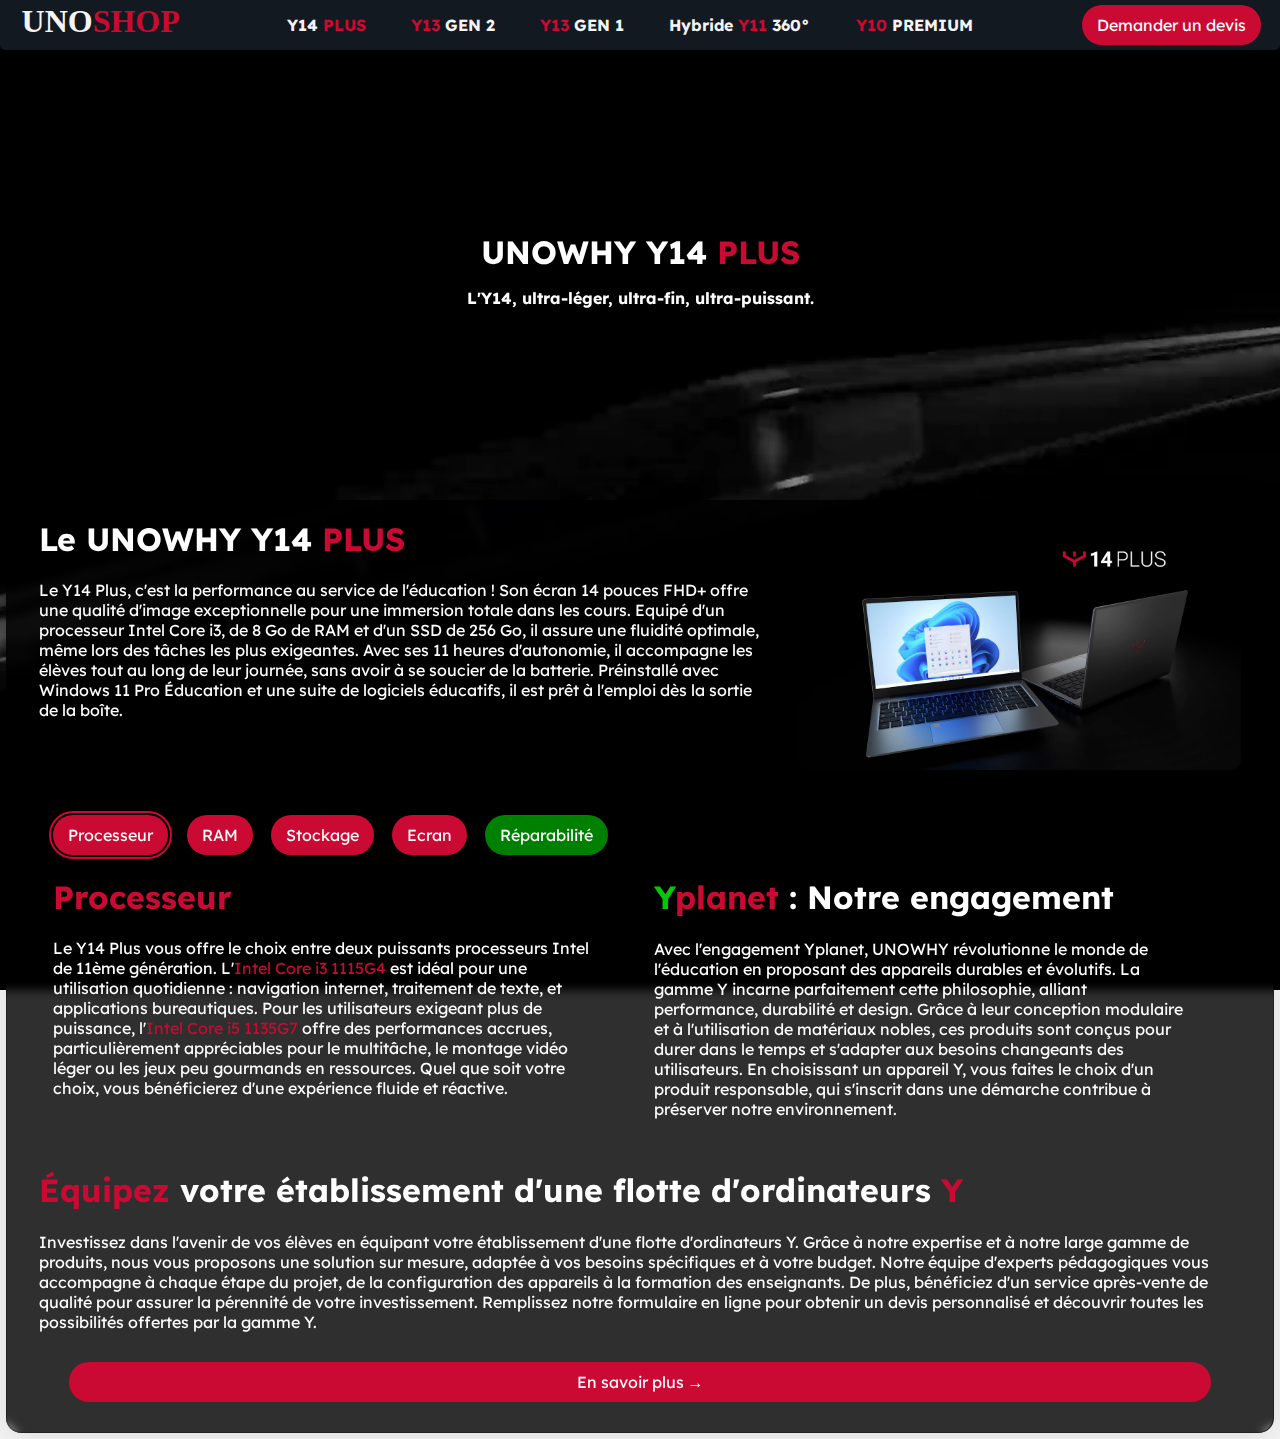
<file: Y14.html>
<!DOCTYPE html>
<html>
    <head>
        <meta charset="utf-8">
        <title>Unoshop - Y14 PLUS</title>
        <link rel="stylesheet" id="DAcss" href="Style/DA_main.css">
        <link rel="stylesheet" id="css" href="Style/Y14.css">
        <script src="js/jquery-3.4.1.min.js"></script>
        <link href="https://db.onlinewebfonts.com/c/26c5460da831013be63f75ef7b0f81d5?family=CCMetconScaled+W00+Regular" rel="stylesheet"> 
        <link rel="preconnect" href="https://fonts.googleapis.com">
        <link rel="preconnect" href="https://fonts.gstatic.com" crossorigin>
        <link href="https://fonts.googleapis.com/css2?family=Lexend+Deca:wght@100..900&display=swap" rel="stylesheet">
        <link rel="icon" type="image/vnd.icon" href="Images/Logo.ico">
    </head>
    <body>
         <div id="PCUI">   
            <video class="background-video" autoplay loop muted><source src="Vidéos/Background.mp4" type="video/mp4">
            </video>
                
            <div class="header">
                <a class="logo" href="index.html" style="text-decoration: none;"><h1 class="logo" style="margin-top: 0;">UNO<span class="viollet">SHOP</span></h1></a>
                <div class="nav">
                    <a class="navitem" href="Y14.html" style="text-decoration: none;"><h4 class="item" style="margin-top: 0;">Y14 <span class="viollet">PLUS</span></h4></a>
                    <a class="navitem" href="Y13g2.html" style="text-decoration: none;"><h4 class="item" style="margin-top: 0;"><span class="viollet">Y13</span> GEN 2</h4></a>
                    <a class="navitem" href="Y13g1.html" style="text-decoration: none;"><h4 class="item" style="margin-top: 0;"><span class="viollet">Y13</span> GEN 1</h4></a>
                    <a class="navitem" href="Y11.html" style="text-decoration: none;"><h4 class="item" style="margin-top: 0;">Hybride <span class="viollet">Y11</span> 360°</h4></a>
                    <a class="navitem" href="Y10P.html" style="text-decoration: none;"><h4 class="item" style="margin-top: 0;"><span class="viollet">Y10</span> PREMIUM</h4></a>
                </div>  
                <a class="abouton" href="Order.html">Demander un devis</a>  
            </div>

            <div class="hoverlay">
                <h1 class="h1h">UNOWHY Y14 <span class="viollet">PLUS</span></h1>
                <p>L'Y14, ultra-léger, ultra-fin, ultra-puissant.</p>
            </div>

            <div class="container" style="margin-top: 500px;">
                <div class="p1">
                    <div class = "presentation">
                        <h1 class="hpre">Le UNOWHY Y14 <span class="viollet">PLUS</span></h1>
                        <p >Le Y14 Plus, c'est la performance au service de l'éducation ! Son écran 14 pouces FHD+ offre une qualité d'image exceptionnelle pour une immersion totale dans les cours.
                            Equipé d'un processeur Intel Core i3, de 8 Go de RAM et d'un SSD de 256 Go, il assure une fluidité optimale, même lors des tâches les plus exigeantes. Avec ses 11 heures
                            d'autonomie, il accompagne les élèves tout au long de leur journée,
                            sans avoir à se soucier de la batterie. Préinstallé avec Windows 11 Pro Éducation et une suite de logiciels éducatifs, il est prêt à l'emploi dès la sortie de la boîte.</p>
                    </div>  
                    <img class="imgp1" src="Images/Y14.jpg" alt="Y14">  
                </div>

                <div style="display: flex;">
                    <div class="box">
                        <div class="onglets">
                            <a class="abouton btn" href="">Processeur</a>
                            <a class="abouton btn" href="">RAM</a>
                            <a class="abouton btn" href="">Stockage</a>
                            <a class="abouton btn" href="">Ecran</a>
                            <a class="abouton btn" href="" style="background-color: green; outline-color: green;">Réparabilité</a>
                        </div>

                        <div id="contents">
                            <div class="content presentation">
                                <h1 class="viollet">Processeur</h1>
                                <p>Le Y14 Plus vous offre le choix entre deux puissants processeurs Intel de 11ème génération. L'<span class="viollet">Intel Core i3 1115G4</span> est idéal pour une utilisation quotidienne
                                    : navigation internet, traitement de texte, et applications bureautiques. Pour les utilisateurs exigeant plus de puissance, l'<span class="viollet">Intel Core i5 1135G7</span> offre des performances accrues, particulièrement 
                                    appréciables pour le multitâche, le montage vidéo léger ou les jeux peu gourmands en ressources. Quel que soit votre choix, vous bénéficierez d'une expérience fluide et réactive.</p>
                            </div>

                            <div class="content presentation">
                                <h1 class="viollet">RAM</h1>
                                <p>Avec ses 8 Go de mémoire vive, le Y14 Plus garantit une expérience utilisateur fluide et réactive. Que vous ayez besoin de travailler sur plusieurs documents en même temps, de
                                    réaliser des recherches sur internet ou de visionner des vidéos éducatives, votre ordinateur 
                                    répondra instantanément à vos sollicitations. Fini les temps de chargement interminables et les plantages intempestifs ! Vous pourrez ainsi vous concentrer pleinement sur vos études.</p>
                            </div>

                            <div class="content presentation">
                                <h1 class="viollet">Stockage</h1>
                                <p>Les 128 Go de stockage SSD du Y14 Plus offrent un espace suffisant pour stocker tous vos documents, présentations, photos et vidéos.
                                    Vous pourrez ainsi emporter partout avec vous tous vos fichiers importants, sans avoir à vous soucier de la capacité de stockage.
                                    De plus, la technologie SSD est plus résistante aux chocs que les disques durs traditionnels, ce qui protège vos données en cas de chute.</p>
                            </div>

                            <div class="content presentation">
                                <h1 class="viollet">Ecran</h1>
                                <p>L'écran 14 pouces FHD+ du Y14 Plus offre une qualité d'image exceptionnelle pour une immersion totale dans vos cours. Les couleurs sont vives,
                                    les contrastes sont marqués et la résolution Full HD garantit une grande netteté, même lors de l'affichage de petits détails.
                                    De plus, la dalle IPS assure des angles de vision larges, ce qui vous permet de partager votre écran avec vos camarades sans perte de qualité.</p>
                            </div>

                            <div class="content presentation">
                                <h1 style="color: green;">Réparez plutôt que de jeter</h1>
                                <p>Évoluez avec l'Y14. Conçu pour s'adapter à vos besoins, l'Y14 vous offre la possibilité de remplacer facilement le stockage et la mémoire vive.
                                    Cette flexibilité vous permet d'augmenter la capacité de votre disque dur pour stocker davantage de fichiers, ou d'améliorer les performances de votre ordinateur en optant pour une mémoire vive plus rapide.
                                    Un investissement pérenne qui s'adapte à vos besoins évolutifs.</p>
                            </div>
                        </div>
                    </div>
                    <div class="box">
                        <div class="presentation" style="margin-top: 82px;">
                            <h1><span style="color: rgb(6, 199, 6);">Y</span><span class="viollet">planet</span> : Notre engagement</h1>
                            <p>Avec l'engagement Yplanet, UNOWHY révolutionne le monde de l'éducation en proposant des appareils durables et évolutifs. La gamme Y incarne parfaitement cette philosophie,
                                alliant performance, durabilité et design. Grâce à leur conception modulaire et à l'utilisation de matériaux nobles, ces produits sont conçus pour durer dans le temps et
                                s'adapter aux besoins changeants des utilisateurs. En choisissant un appareil Y,
                                vous faites le choix d'un produit responsable, qui s'inscrit dans une démarche contribue à préserver notre environnement.</p>
                        </div>
                    </div>
                </div>
                <div class="order">
                    <h1><span class="viollet">Équipez</span> votre établissement d'une flotte d'ordinateurs <span class="viollet">Y</span></h1>
                    <p style="margin-bottom: 30px;">Investissez dans l'avenir de vos élèves en équipant votre établissement d'une flotte d'ordinateurs Y. Grâce à notre expertise et à notre large gamme de produits,
                        nous vous proposons une solution sur mesure, adaptée à vos besoins spécifiques et à votre budget. Notre équipe d'experts pédagogiques vous accompagne à chaque étape du projet,
                        de la configuration des appareils à la formation des enseignants. De plus, bénéficiez d'un service après-vente de qualité pour assurer la pérennité de votre investissement.
                        Remplissez notre formulaire en ligne pour obtenir un devis personnalisé et découvrir toutes les possibilités offertes par la gamme Y.</p>
                    <a class="abouton" style="margin-bottom: 2.5%; margin-right: 2.5%; display: block; text-align: center;" href="Order.html">En savoir plus →</a>
                </div>
                <!--Made with ❤️ by JL-->
            </div>
         </div>
         <div id="MobileUI">
            <video class="background-video" autoplay loop muted><source src="Vidéos/Background.mp4" type="video/mp4">
            </video>
            <div class="header">
                <a class="logo" href="index.html" style="text-decoration: none;"><h1 class="logo" style="margin-top: 0; margin-bottom: 0;">UNO<span class="viollet">SHOP</span></h1></a>
            </div>
            <div class="container" style="margin-top: 500px;">
                <div class="p1">
                    <div class = "presentation">
                        <h1 class="hpre" style="text-align: center; margin-top: 40px;">Le UNOWHY Y14 <span class="viollet">PLUS</span></h1>
                        <p >Le Y14 Plus, c'est la performance au service de l'éducation ! Son écran 14 pouces FHD+ offre une qualité d'image exceptionnelle pour une immersion totale dans les cours.
                            Equipé d'un processeur Intel Core i3, de 8 Go de RAM et d'un SSD de 256 Go, il assure une fluidité optimale, même lors des tâches les plus exigeantes. Avec ses 11 heures
                            d'autonomie, il accompagne les élèves tout au long de leur journée,
                            sans avoir à se soucier de la batterie. Préinstallé avec Windows 11 Pro Éducation et une suite de logiciels éducatifs, il est prêt à l'emploi dès la sortie de la boîte.</p>
                    </div>  
                </div>

                <div style="display: flex; flex-direction: column;">
                    <div class="box">
                        <div class="onglets">
                            <a class="abouton btn" href="">Processeur</a>
                            <a class="abouton btn" href="">RAM</a>
                            <a class="abouton btn" href="">Stockage</a>
                            <a class="abouton btn" href="">Ecran</a>
                            <a class="abouton btn" href="" style="background-color: green; outline-color: green; margin-top: 20px;">Réparabilité</a>
                        </div>

                        <div id="contents">
                            <div class="content presentation">
                                <h1 class="viollet">Processeur</h1>
                                <p>Le Y14 Plus vous offre le choix entre deux puissants processeurs Intel de 11ème génération. L'<span class="viollet">Intel Core i3 1115G4</span> est idéal pour une utilisation quotidienne
                                    : navigation internet, traitement de texte, et applications bureautiques. Pour les utilisateurs exigeant plus de puissance, l'<span class="viollet">Intel Core i5 1135G7</span> offre des performances accrues, particulièrement 
                                    appréciables pour le multitâche, le montage vidéo léger ou les jeux peu gourmands en ressources. Quel que soit votre choix, vous bénéficierez d'une expérience fluide et réactive.</p>
                            </div>

                            <div class="content presentation">
                                <h1 class="viollet">RAM</h1>
                                <p>Avec ses 8 Go de mémoire vive, le Y14 Plus garantit une expérience utilisateur fluide et réactive. Que vous ayez besoin de travailler sur plusieurs documents en même temps, de
                                    réaliser des recherches sur internet ou de visionner des vidéos éducatives, votre ordinateur 
                                    répondra instantanément à vos sollicitations. Fini les temps de chargement interminables et les plantages intempestifs ! Vous pourrez ainsi vous concentrer pleinement sur vos études.</p>
                            </div>

                            <div class="content presentation">
                                <h1 class="viollet">Stockage</h1>
                                <p>Les 128 Go de stockage SSD du Y14 Plus offrent un espace suffisant pour stocker tous vos documents, présentations, photos et vidéos.
                                    Vous pourrez ainsi emporter partout avec vous tous vos fichiers importants, sans avoir à vous soucier de la capacité de stockage.
                                    De plus, la technologie SSD est plus résistante aux chocs que les disques durs traditionnels, ce qui protège vos données en cas de chute.</p>
                            </div>

                            <div class="content presentation">
                                <h1 class="viollet">Ecran</h1>
                                <p>L'écran 14 pouces FHD+ du Y14 Plus offre une qualité d'image exceptionnelle pour une immersion totale dans vos cours. Les couleurs sont vives,
                                    les contrastes sont marqués et la résolution Full HD garantit une grande netteté, même lors de l'affichage de petits détails.
                                    De plus, la dalle IPS assure des angles de vision larges, ce qui vous permet de partager votre écran avec vos camarades sans perte de qualité.</p>
                            </div>

                            <div class="content presentation">
                                <h1 style="color: green;">Réparez plutôt que de jeter</h1>
                                <p>Évoluez avec l'Y14. Conçu pour s'adapter à vos besoins, l'Y14 vous offre la possibilité de remplacer facilement le stockage et la mémoire vive.
                                    Cette flexibilité vous permet d'augmenter la capacité de votre disque dur pour stocker davantage de fichiers, ou d'améliorer les performances de votre ordinateur en optant pour une mémoire vive plus rapide.
                                    Un investissement pérenne qui s'adapte à vos besoins évolutifs.</p>
                            </div>
                        </div>
                    </div>
                    <div class="box">
                        <div class="presentation" style="margin-top: 82px;">
                            <h1><span style="color: rgb(6, 199, 6);">Y</span><span class="viollet">planet</span> : Notre engagement</h1>
                            <p>Avec l'engagement Yplanet, UNOWHY révolutionne le monde de l'éducation en proposant des appareils durables et évolutifs. La gamme Y incarne parfaitement cette philosophie,
                                alliant performance, durabilité et design. Grâce à leur conception modulaire et à l'utilisation de matériaux nobles, ces produits sont conçus pour durer dans le temps et
                                s'adapter aux besoins changeants des utilisateurs. En choisissant un appareil Y,
                                vous faites le choix d'un produit responsable, qui s'inscrit dans une démarche contribue à préserver notre environnement.</p>
                        </div>
                    </div>
                </div>
                <!--Made with ❤️ by JL-->
            </div>
         </div>
            
    </body>
    <script src="js/Onglet.js"></script>
    <script src="js/Mobileresponsive.js"></script>
</html>
</file>
<file: Style/DA_main.css>
html {
    padding: 0;
    margin: 0;
    background-color: #f4f4f4;
    font-family: "Lexend Deca", serif;
    font-optical-sizing: auto;
    font-weight: 400;
    font-style: normal;
}

h1 {
    font-weight: 700;
    margin-left: 2.5%;
}

body {
    padding: 0;
    margin: 0;
}

.header {
    background-color: #131921;
    display: flex;
    align-items: center; 
    height: 50px;  
    padding: 0; 
    position: fixed;
    top: 0;
    left: 0;
    width: 100%;
    z-index: 1000;
    border-end-end-radius: 5px;
    border-end-start-radius: 5px;
}

.nav {
    display: flex;
    gap: 5%;
    width: 100%;
    text-align: center;
    white-space: nowrap;
    justify-content: center;
}


.item {
    margin-bottom: 0;
    color: #f4f4f4;
}

.logo {
    font-family: "CCMetconScaled W00 Regular"; 
    margin-left: 1.5%;
    color: #f4f4f4;
    margin-top: 13.5px;
}

.viollet {
    color: #ca0a32;
}

.vid {
    max-width: 100%;
    aspect-ratio: 16/9;
    border-radius: 15px;
}

.onglets {
    margin-top: 20px;
    text-align: center;
}

.onglets a {
    margin-left: 2.5%;
    background: #ca0a32;
    border-radius: 1000px;
    padding: 10px 15px;
    color: #ffffff;
    display: inline-block;
    text-align: center; 
    text-decoration:none;
}


.abouton {
    transition: all 0.1s;
    margin-left: 2.5%;
    background: #ca0a32;
    border-radius: 1000px;
    padding: 10px 15px;
    color: #ffffff;
    display: inline-block;
    text-align: center; 
    text-decoration:none;
    outline: #ca0a32 solid 0px;
}

.active , .abouton:hover {
    outline: #ca0a32 solid 2px;
    outline-offset: 2px;
}

.header .abouton{
    max-height: 40px;
    text-decoration: none;
    margin-top: 0;
    margin-right: 1.5%;
    margin-left: auto;
    margin-bottom: 0;
    white-space: nowrap;
}

.order {
    margin-left: 2.5%;
    margin-right: 2.5%;
}

.box {
    max-width: 45%;
    margin-left: 2.5%;
}

.boxw {
    margin-left: 2.5%;
    margin-right: 2.5%;
}

.presentation {
    margin-left: 2.5%;
    margin-right: 2.5%;
    padding-bottom: 2.5%;
}

.footer {
    background-color: black;
    color: white;
    text-align: center;
    border-top-left-radius: 5px;
    border-top-right-radius: 5px;
}

.footer p {
    margin-bottom: 0;
    margin-top: 0;
    padding-top: 20px;
    padding-bottom: 20px;
}

.content h1 {
    margin-left: 0;
}
</file>
<file: Style/Y14.css>
body {
    background-color: #000000c2;
    border-radius: 15px;
    color: white;
    margin-left: 0.5%;
    margin-right: 0.5%;
}

.container {
    background: rgba(0, 0, 0, 0.2);
    border-radius: 16px;
    box-shadow: 0 4px 30px rgba(0, 0, 0, 0.1);
    backdrop-filter: blur(5px);
    border: 1px solid rgba(0, 0, 0, 0.3);
    margin-bottom: 0.5%;
}

.background-video {
    position: fixed;
    top: 50%;
    left: 50%;
    min-width: 100%;
    min-height: 100%;
    width: auto;
    height: auto;
    object-fit: cover;
    transform: translate(-50%, -50%);
    z-index: -1;
}

.hoverlay {
    position: absolute;
    top: 30%;
    left: 50%;
    transform: translate(-50%, -50%);
    color: white;
    text-align: center;
    z-index: 1;
}

.hoverlay p {
    padding-left: 15px;
    padding-right: 15px;
    font-weight: bold;
}

.hoverlay h1 {
    margin-bottom: 0;
}

.h1h {
    margin-top: 16px;
}

.p1 {
    display: flex;
    align-items: center;
    margin-bottom: 25px;
}

.imgp1 {
    max-width: 35%;
    margin-left: auto;
    margin-right: 2.5%;
    margin-top: 20px;
    border-radius: 10px;
}

.hpre {
    margin-top: 15px;
}

h1 {
    margin-left: 0;
}
</file>
